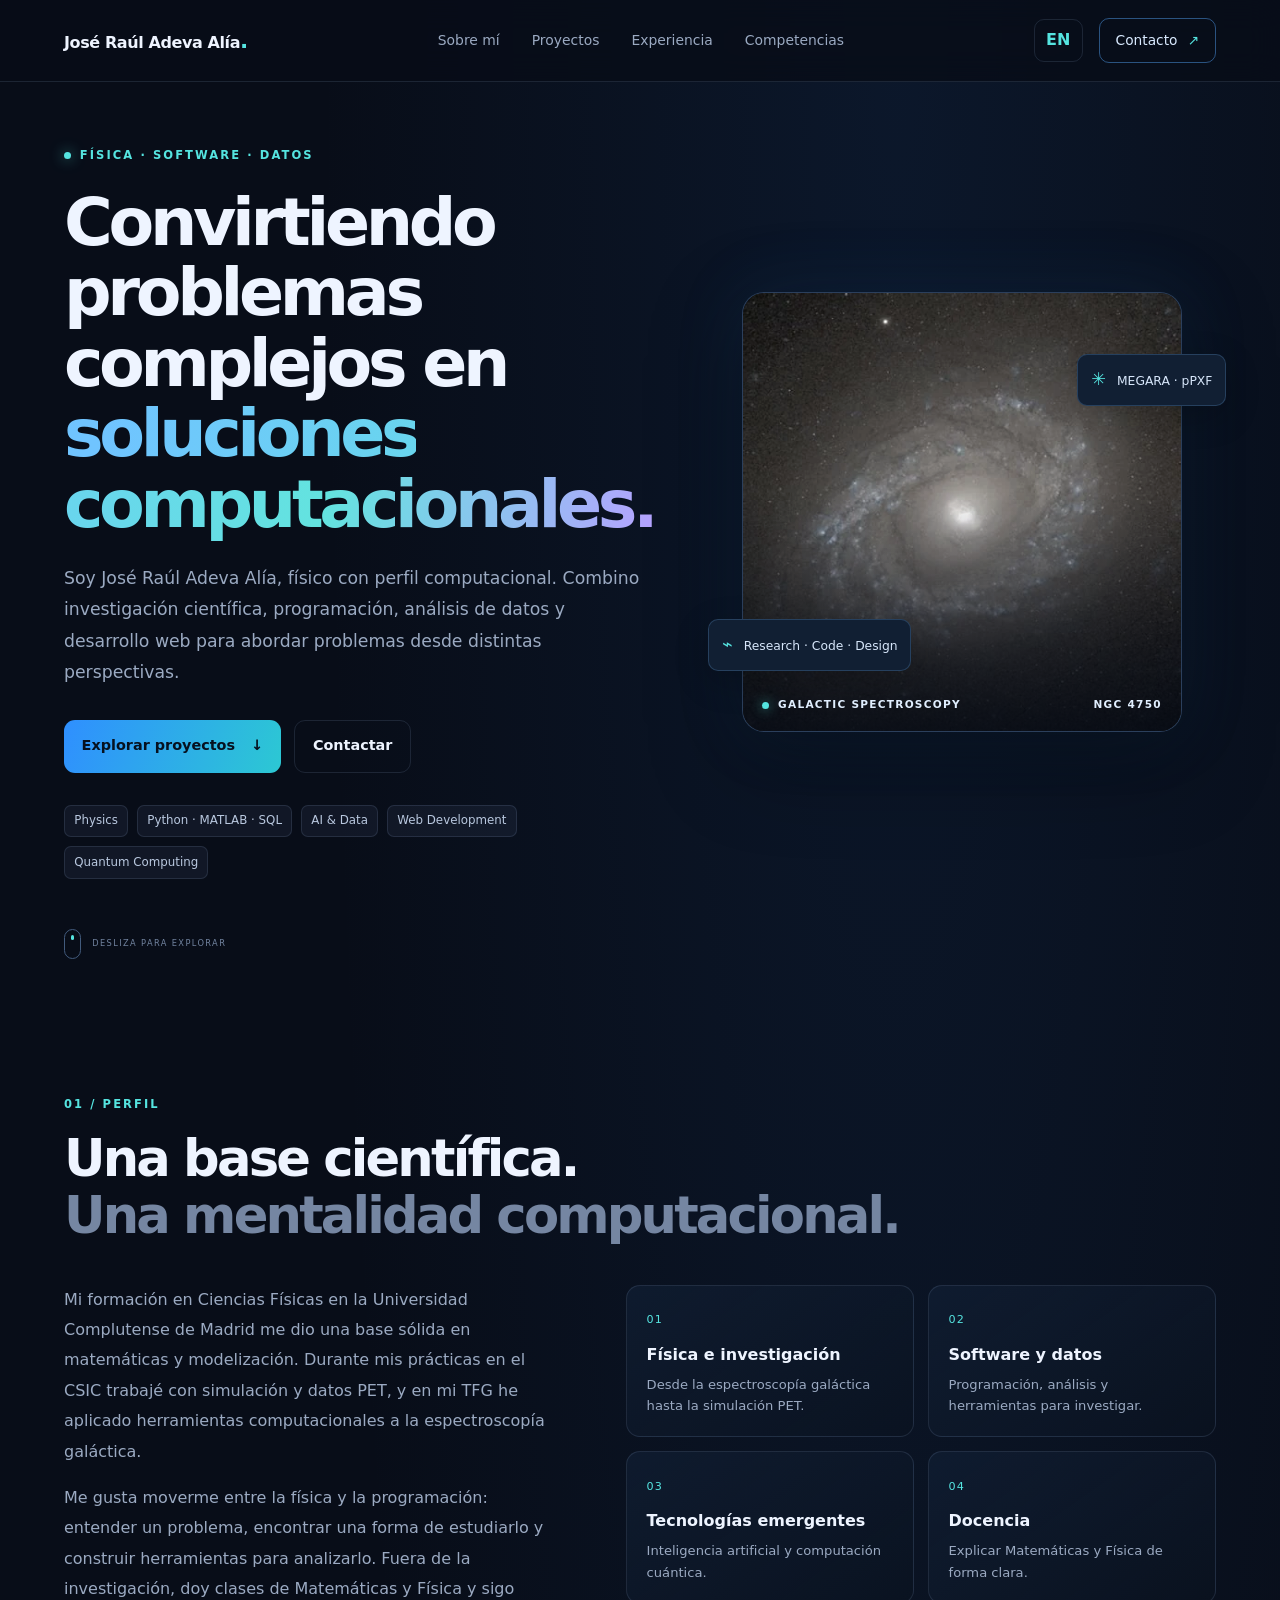
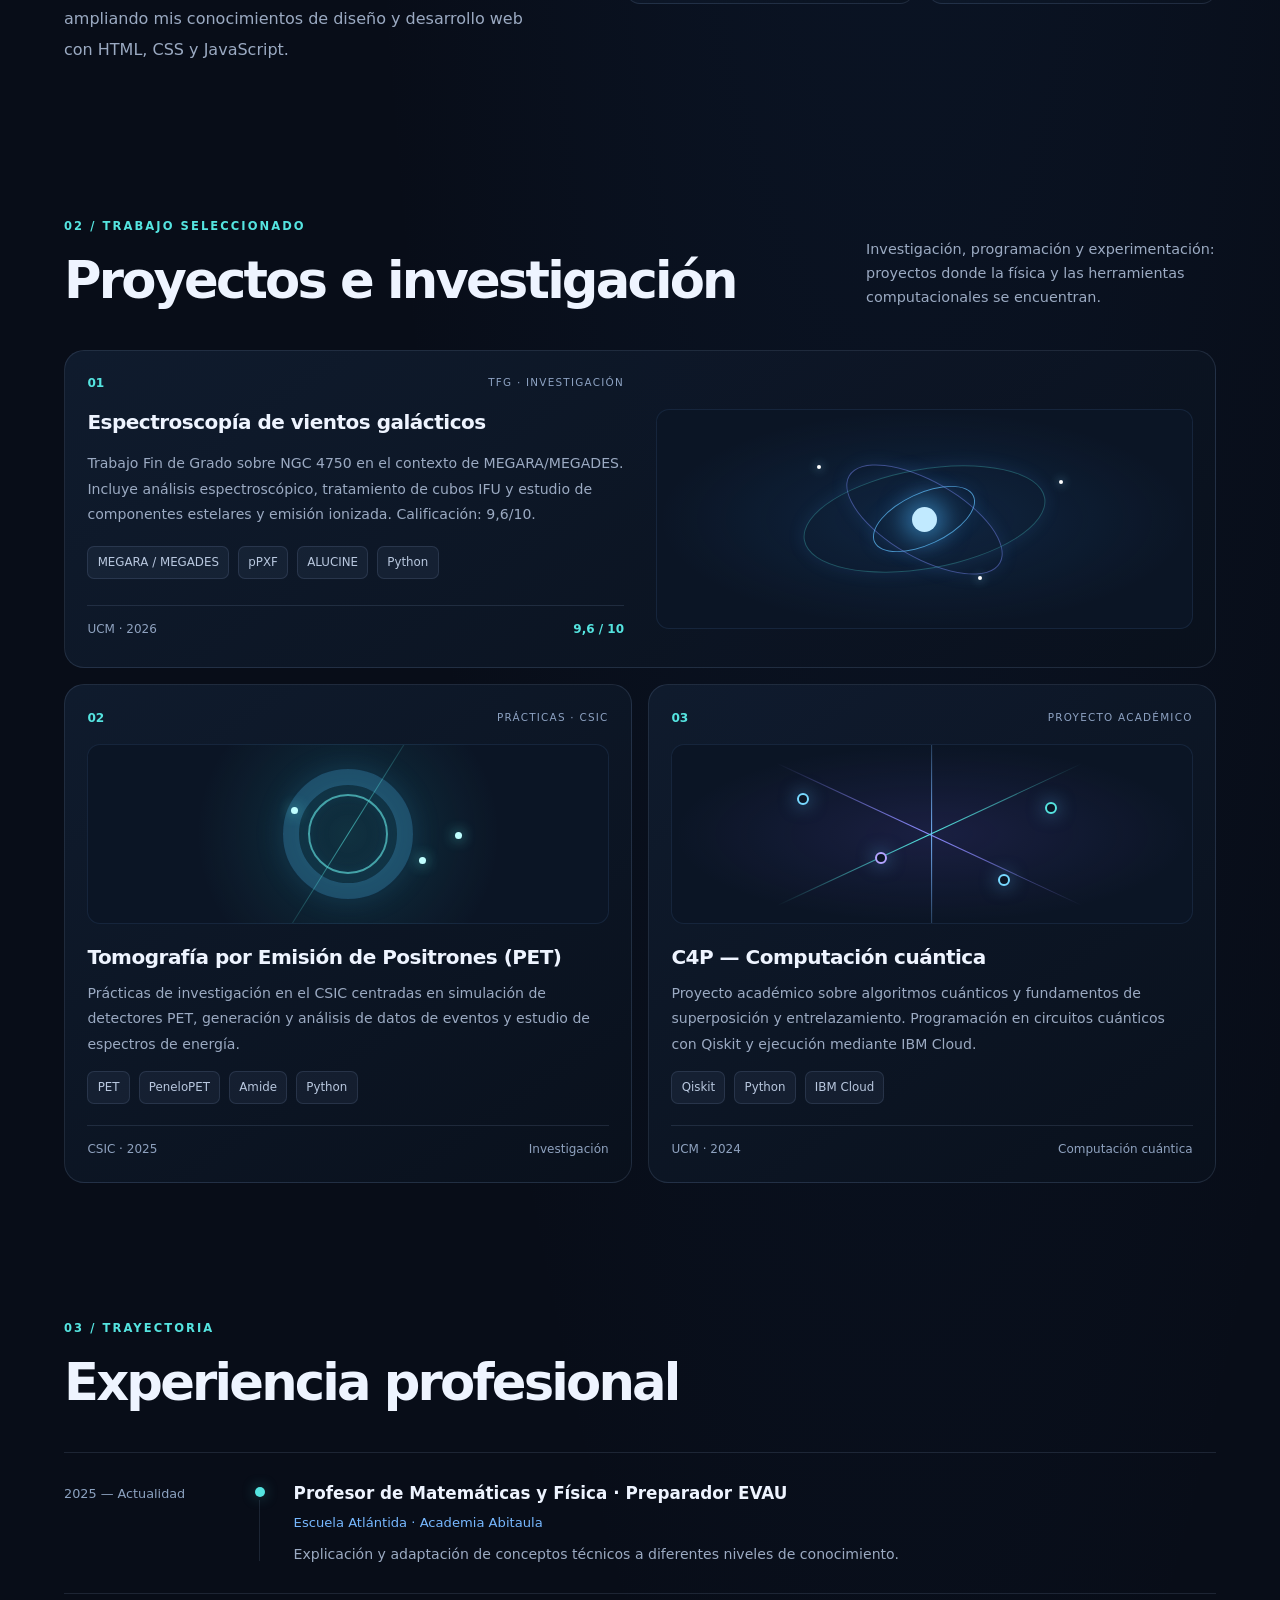
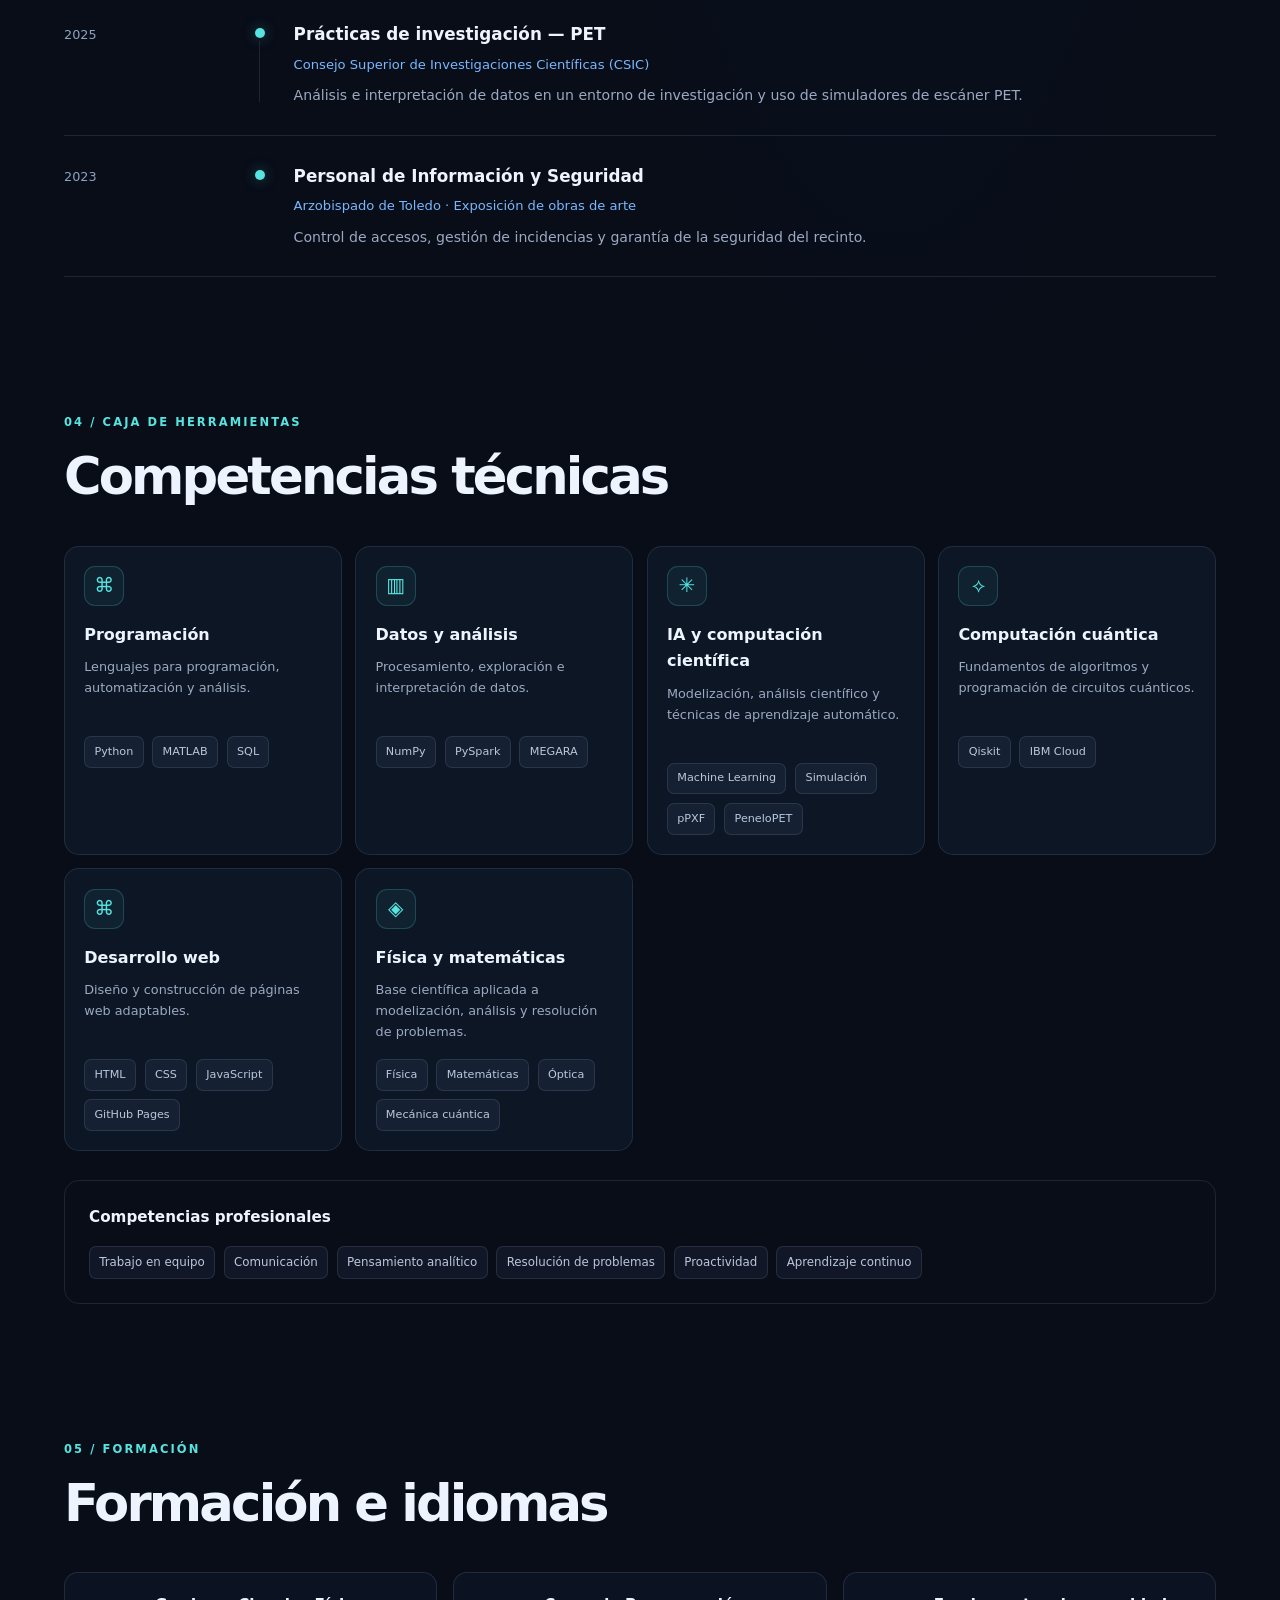
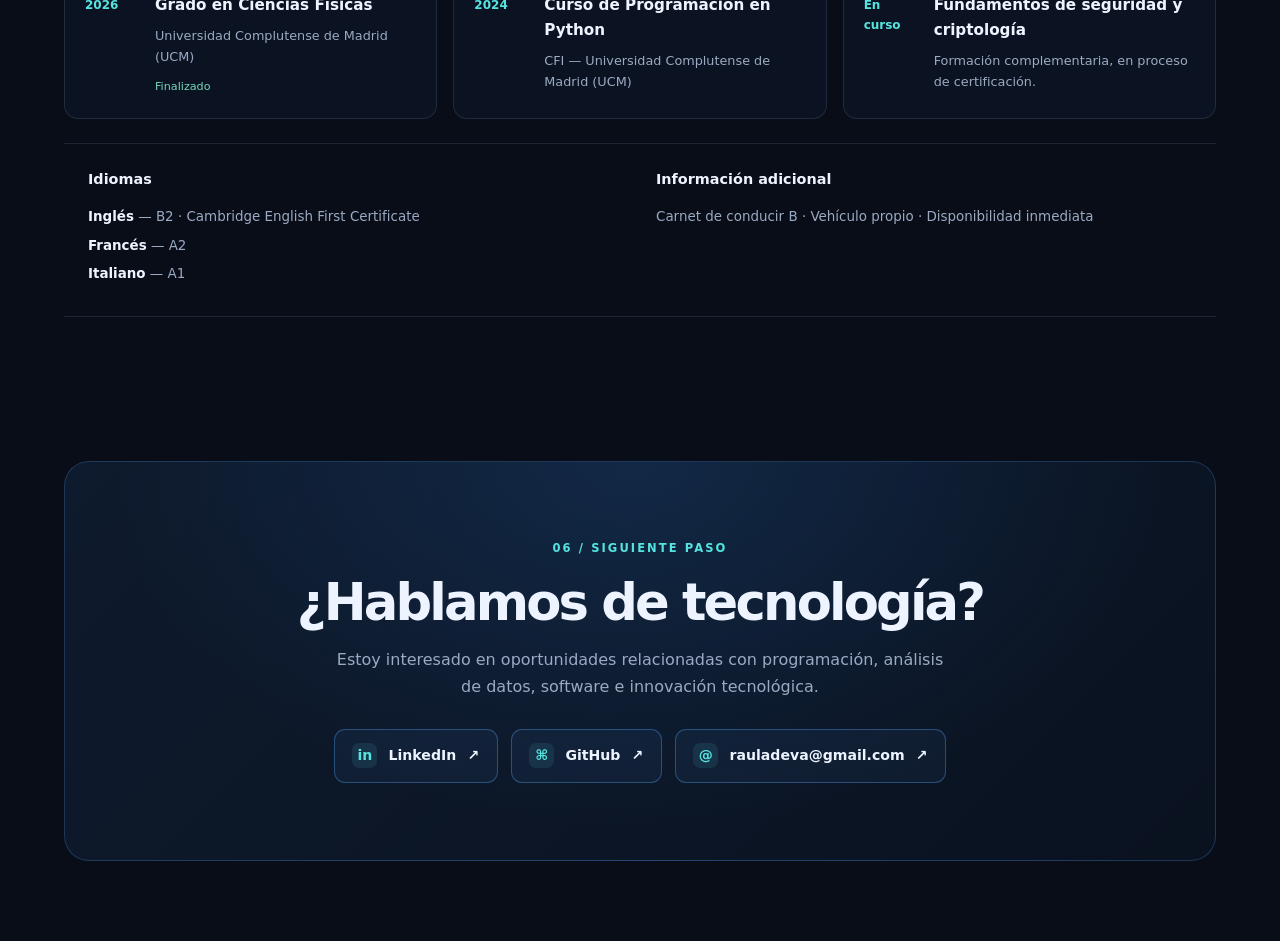
<file: index.html>
<!doctype html>
<html lang="es">
<head>
  <meta charset="utf-8">
  <meta name="viewport" content="width=device-width, initial-scale=1">
  <meta name="theme-color" content="#080d18">
  <meta name="description" content="Portfolio profesional de José Raúl Adeva Alía: física, programación, investigación científica y desarrollo web.">
  <title>José Raúl Adeva Alía — Portfolio</title>
  <link rel="icon" href="assets/favicon.svg" type="image/svg+xml">
  <link rel="stylesheet" href="./styles.css">
  <script src="./config.js" defer></script>
  <script src="./script.js" defer></script>
</head>
<body>
  <a class="skip-link" href="#main" data-i18n="skip">Saltar al contenido</a>
  <header class="site-header">
    <a class="brand" href="#home" aria-label="José Raúl Adeva Alía, inicio">José Raúl Adeva Alía<span class="brand-dot">.</span></a>
    <nav class="main-nav" aria-label="Navegación principal">
      <a href="#about" data-i18n="navAbout">Sobre mí</a>
      <a href="#projects" data-i18n="navProjects">Proyectos</a>
      <a href="#experience" data-i18n="navExperience">Experiencia</a>
      <a href="#skills" data-i18n="navSkills">Competencias</a>
    </nav>
    <div class="header-actions">
      <button id="language-toggle" class="language-toggle" type="button" aria-label="Change language to English">EN</button>
      <a class="contact-button" href="#contact" data-i18n="navContact">Contacto <span aria-hidden="true">↗</span></a>
    </div>
  </header>

  <main id="main">
    <section id="home" class="hero section-shell">
      <div class="hero-copy">
        <p class="eyebrow"><span class="status-dot"></span><span data-i18n="heroEyebrow">FÍSICA · SOFTWARE · DATOS</span></p>
        <h1 data-i18n="heroTitle">Convirtiendo problemas complejos en <span class="gradient-text">soluciones computacionales.</span></h1>
        <p class="hero-lede" data-i18n="heroLead">Soy José Raúl Adeva Alía, físico con perfil computacional. Combino investigación científica, programación, análisis de datos y desarrollo web para abordar problemas desde distintas perspectivas.</p>
        <div class="hero-actions">
          <a class="button button-primary" href="#projects"><span data-i18n="heroCTA">Explorar proyectos</span><span aria-hidden="true">↓</span></a>
          <a class="button button-secondary" href="#contact" data-i18n="heroContact">Contactar</a>
        </div>
        <div class="hero-tags" aria-label="Áreas principales">
          <span>Physics</span><span>Python · MATLAB · SQL</span><span>AI & Data</span><span>Web Development</span><span>Quantum Computing</span>
        </div>
      </div>
      <div class="hero-visual" aria-label="Imagen astronómica de la galaxia NGC 4750">
        <figure class="hero-galaxy-card">
          <img class="hero-galaxy-photo" src="./assets/ngc4750.webp" alt="Imagen de la galaxia espiral NGC 4750, con un núcleo brillante y brazos azulados sobre un fondo oscuro de estrellas." width="474" height="474" fetchpriority="high" decoding="async">
          <figcaption class="hero-galaxy-caption"><span><i aria-hidden="true"></i> GALACTIC SPECTROSCOPY</span><button class="easter-trigger galaxy-trigger" id="reveal-secret" type="button" aria-label="Descubrir un secreto">NGC 4750</button></figcaption>
        </figure>
        <div class="floating-chip chip-top"><span class="chip-icon" aria-hidden="true">✳</span> <button class="easter-trigger password-trigger" id="open-secret" type="button" aria-label="Introducir código secreto">MEGARA</button> · pPXF</div>
        <div class="floating-chip chip-bottom"><span class="chip-icon" aria-hidden="true">⌁</span> Research · Code · Design</div>
      </div>
      <div class="hero-scroll" aria-hidden="true"><span></span><small data-i18n="scroll">DESLIZA PARA EXPLORAR</small></div>
    </section>

    <section id="about" class="section-shell section-block">
      <div class="section-heading"><p class="eyebrow" data-i18n="aboutEyebrow">01 / PERFIL</p><h2 data-i18n="aboutTitle">Una base científica.<br><span class="muted">Una mentalidad computacional.</span></h2></div>
      <div class="about-layout">
        <div class="about-text">
          <p data-i18n="aboutP1">Mi formación en Ciencias Físicas en la Universidad Complutense de Madrid me dio una base sólida en matemáticas y modelización. Durante mis prácticas en el CSIC trabajé con simulación y datos PET, y en mi TFG he aplicado herramientas computacionales a la espectroscopía galáctica.</p>
          <p data-i18n="aboutP2">Me gusta moverme entre la física y la programación: entender un problema, encontrar una forma de estudiarlo y construir herramientas para analizarlo. Fuera de la investigación, doy clases de Matemáticas y Física y sigo ampliando mis conocimientos de diseño y desarrollo web con HTML, CSS y JavaScript.</p>
        </div>
        <div class="fact-grid">
          <article class="fact-card"><span class="fact-number">01</span><h3 data-i18n="fact1Title">Física e investigación</h3><p data-i18n="fact1Text">Desde la espectroscopía galáctica hasta la simulación PET.</p></article>
          <article class="fact-card"><span class="fact-number">02</span><h3 data-i18n="fact2Title">Software y datos</h3><p data-i18n="fact2Text">Programación, análisis y herramientas para investigar.</p></article>
          <article class="fact-card"><span class="fact-number">03</span><h3 data-i18n="fact3Title">Tecnologías emergentes</h3><p data-i18n="fact3Text">Inteligencia artificial y computación cuántica.</p></article>
          <article class="fact-card"><span class="fact-number">04</span><h3 data-i18n="fact4Title">Docencia</h3><p data-i18n="fact4Text">Explicar Matemáticas y Física de forma clara.</p></article>
        </div>
      </div>
    </section>

    <section id="projects" class="section-shell section-block">
      <div class="section-heading section-heading-row"><div><p class="eyebrow" data-i18n="projectsEyebrow">02 / TRABAJO SELECCIONADO</p><h2 data-i18n="projectsTitle">Proyectos e investigación</h2></div><p class="section-intro" data-i18n="projectsIntro">Investigación, programación y experimentación: proyectos donde la física y las herramientas computacionales se encuentran.</p></div>
      <div class="project-grid">
        <article class="project-card project-featured">
          <div class="project-topline"><span class="project-index">01</span><span class="project-type" data-i18n="projectResearch">TFG · INVESTIGACIÓN</span></div>
          <div class="project-graphic graphic-galaxy" aria-hidden="true"><div class="galaxy-core"></div><div class="galaxy-ring ring-a"></div><div class="galaxy-ring ring-b"></div><div class="galaxy-ring ring-c"></div><span class="star star-a"></span><span class="star star-b"></span><span class="star star-c"></span></div>
          <h3 data-i18n="p1Title">Espectroscopía de vientos galácticos</h3>
          <p data-i18n="p1Text">Trabajo Fin de Grado sobre NGC 4750 en el contexto de MEGARA/MEGADES. Incluye análisis espectroscópico, tratamiento de cubos IFU y estudio de componentes estelares y emisión ionizada. Calificación: 9,6/10.</p>
          <div class="tag-list"><span>MEGARA / MEGADES</span><span>pPXF</span><span>ALUCINE</span><span>Python</span></div>
          <div class="project-meta"><span>UCM · 2026</span><span class="grade">9,6 / 10</span></div>
        </article>
        <article class="project-card">
          <div class="project-topline"><span class="project-index">02</span><span class="project-type" data-i18n="projectInternship">PRÁCTICAS · CSIC</span></div>
          <div class="project-graphic graphic-pet" aria-hidden="true"><div class="pet-ring"></div><div class="pet-ring inner"></div><div class="pet-scan"></div><div class="pet-dot dot-a"></div><div class="pet-dot dot-b"></div><div class="pet-dot dot-c"></div></div>
          <h3 data-i18n="p2Title">Tomografía por Emisión de Positrones (PET)</h3>
          <p data-i18n="p2Text">Prácticas de investigación en el CSIC centradas en simulación de detectores PET, generación y análisis de datos de eventos y estudio de espectros de energía.</p>
          <div class="tag-list"><span>PET</span><span>PeneloPET</span><span>Amide</span><span>Python</span></div>
          <div class="project-meta"><span>CSIC · 2025</span><span data-i18n="metaResearch">Investigación</span></div>
        </article>
        <article class="project-card">
          <div class="project-topline"><span class="project-index">03</span><span class="project-type" data-i18n="projectAcademic">PROYECTO ACADÉMICO</span></div>
          <div class="project-graphic graphic-quantum" aria-hidden="true"><div class="quantum-line line-a"></div><div class="quantum-line line-b"></div><div class="quantum-line line-c"></div><span class="q-node node-a"></span><span class="q-node node-b"></span><span class="q-node node-c"></span><span class="q-node node-d"></span></div>
          <h3 data-i18n="p3Title">C4P — Computación cuántica</h3>
          <p data-i18n="p3Text">Proyecto académico sobre algoritmos cuánticos y fundamentos de superposición y entrelazamiento. Programación en circuitos cuánticos con Qiskit y ejecución mediante IBM Cloud.</p>
          <div class="tag-list"><span>Qiskit</span><span>Python</span><span>IBM Cloud</span></div>
          <div class="project-meta"><span>UCM · 2024</span><span data-i18n="metaQuantum">Computación cuántica</span></div>
        </article>
      </div>
    </section>

    <section id="experience" class="section-shell section-block">
      <div class="section-heading"><p class="eyebrow" data-i18n="experienceEyebrow">03 / TRAYECTORIA</p><h2 data-i18n="experienceTitle">Experiencia profesional</h2></div>
      <div class="timeline">
        <article class="timeline-item"><div class="timeline-date">2025 — <span data-i18n="present">Actualidad</span></div><div class="timeline-marker"></div><div class="timeline-content"><h3 data-i18n="job1Title">Profesor de Matemáticas y Física · Preparador EVAU</h3><p class="timeline-org">Escuela Atlántida · Academia Abitaula</p><p data-i18n="job1Text">Explicación y adaptación de conceptos técnicos a diferentes niveles de conocimiento.</p></div></article>
        <article class="timeline-item"><div class="timeline-date">2025</div><div class="timeline-marker"></div><div class="timeline-content"><h3 data-i18n="job2Title">Prácticas de investigación — PET</h3><p class="timeline-org">Consejo Superior de Investigaciones Científicas (CSIC)</p><p data-i18n="job2Text">Análisis e interpretación de datos en un entorno de investigación y uso de simuladores de escáner PET.</p></div></article>
        <article class="timeline-item"><div class="timeline-date">2023</div><div class="timeline-marker"></div><div class="timeline-content"><h3 data-i18n="job3Title">Personal de Información y Seguridad</h3><p class="timeline-org" data-i18n="job3Org">Arzobispado de Toledo · Exposición de obras de arte</p><p data-i18n="job3Text">Control de accesos, gestión de incidencias y garantía de la seguridad del recinto.</p></div></article>
      </div>
    </section>

    <section id="skills" class="section-shell section-block">
      <div class="section-heading"><p class="eyebrow" data-i18n="skillsEyebrow">04 / CAJA DE HERRAMIENTAS</p><h2 data-i18n="skillsTitle">Competencias técnicas</h2></div>
      <div class="skills-layout">
        <article class="skill-panel"><div class="skill-panel-icon">⌘</div><h3 data-i18n="skill1Title">Programación</h3><p data-i18n="skill1Text">Lenguajes para programación, automatización y análisis.</p><div class="skill-pills"><span>Python</span><span>MATLAB</span><span>SQL</span></div></article>
        <article class="skill-panel"><div class="skill-panel-icon">▥</div><h3 data-i18n="skill2Title">Datos y análisis</h3><p data-i18n="skill2Text">Procesamiento, exploración e interpretación de datos.</p><div class="skill-pills"><span>NumPy</span><span>PySpark</span><span>MEGARA</span></div></article>
        <article class="skill-panel"><div class="skill-panel-icon">✳</div><h3 data-i18n="skill3Title">IA y computación científica</h3><p data-i18n="skill3Text">Modelización, análisis científico y técnicas de aprendizaje automático.</p><div class="skill-pills"><span>Machine Learning</span><span>Simulación</span><span>pPXF</span><span>PeneloPET</span></div></article>
        <article class="skill-panel"><div class="skill-panel-icon">⟡</div><h3 data-i18n="skill4Title">Computación cuántica</h3><p data-i18n="skill4Text">Fundamentos de algoritmos y programación de circuitos cuánticos.</p><div class="skill-pills"><span>Qiskit</span><span>IBM Cloud</span></div></article>
        <article class="skill-panel"><div class="skill-panel-icon">⌘</div><h3 data-i18n="skill5Title">Desarrollo web</h3><p data-i18n="skill5Text">Diseño y construcción de páginas web adaptables.</p><div class="skill-pills"><span>HTML</span><span>CSS</span><span>JavaScript</span><span>GitHub Pages</span></div></article>
        <article class="skill-panel"><div class="skill-panel-icon">◈</div><h3 data-i18n="skill6Title">Física y matemáticas</h3><p data-i18n="skill6Text">Base científica aplicada a modelización, análisis y resolución de problemas.</p><div class="skill-pills"><span>Física</span><span>Matemáticas</span><span>Óptica</span><span>Mecánica cuántica</span></div></article>
      </div>
      <div class="soft-skills"><h3 data-i18n="softTitle">Competencias profesionales</h3><div class="tag-list"><span data-i18n="soft1">Trabajo en equipo</span><span data-i18n="soft2">Comunicación</span><span data-i18n="soft3">Pensamiento analítico</span><span data-i18n="soft4">Resolución de problemas</span><span data-i18n="soft5">Proactividad</span><span data-i18n="soft6">Aprendizaje continuo</span></div></div>
    </section>

    <section id="education" class="section-shell section-block education-block">
      <div class="section-heading"><p class="eyebrow" data-i18n="educationEyebrow">05 / FORMACIÓN</p><h2 data-i18n="educationTitle">Formación e idiomas</h2></div>
      <div class="education-grid">
        <article class="education-item"><span class="education-year">2026</span><div><h3 data-i18n="edu1Title">Grado en Ciencias Físicas</h3><p>Universidad Complutense de Madrid (UCM)</p><span class="education-status" data-i18n="completed">Finalizado</span></div></article>
        <article class="education-item"><span class="education-year">2024</span><div><h3 data-i18n="edu2Title">Curso de Programación en Python</h3><p>CFI — Universidad Complutense de Madrid (UCM)</p></div></article>
        <article class="education-item"><span class="education-year">En curso</span><div><h3 data-i18n="edu3Title">Fundamentos de seguridad y criptología</h3><p data-i18n="edu3Text">Formación complementaria, en proceso de certificación.</p></div></article>
      </div>
      <div class="languages-row"><div><h3 data-i18n="languagesTitle">Idiomas</h3><p><strong>Inglés</strong> — B2 · Cambridge English First Certificate</p><p><strong>Francés</strong> — A2</p><p><strong>Italiano</strong> — A1</p></div><div><h3 data-i18n="otherTitle">Información adicional</h3><p data-i18n="otherText">Carnet de conducir B · Vehículo propio · Disponibilidad inmediata</p></div></div>
    </section>

    <section id="contact" class="section-shell contact-section">
      <p class="eyebrow" data-i18n="contactEyebrow">06 / SIGUIENTE PASO</p>
      <h2 data-i18n="contactTitle">¿Hablamos de tecnología?</h2>
      <p data-i18n="contactText">Estoy interesado en oportunidades relacionadas con programación, análisis de datos, software e innovación tecnológica.</p>
      <div id="social-links" class="social-links" aria-label="Enlaces profesionales"></div>
    </section>
  </main>
  <div class="secret-toast" id="secret-toast" role="status" aria-live="polite" hidden>
    <button class="secret-toast-close" id="close-secret-toast" type="button" aria-label="Cerrar">×</button>
    <span class="secret-kicker" data-secret-i18n="found">SEÑAL ANÓMALA DETECTADA</span>
    <p data-secret-i18n="clue">Has encontrado el código de acceso. Guárdalo, explorador:</p>
    <strong class="secret-code" id="secret-code">BIGBANGBANANA</strong>
    <p class="secret-small" data-secret-i18n="hint">Ahora pulsa MEGARA para desbloquear la sorpresa.</p>
    <button class="button button-primary secret-copy" id="copy-secret" type="button" data-secret-i18n="copy">Copiar código</button>
  </div>
  <div class="secret-modal" id="secret-modal" hidden>
    <div class="secret-modal-backdrop" data-close-secret></div>
    <section class="secret-modal-card" role="dialog" aria-modal="true" aria-labelledby="secret-modal-title">
      <button class="secret-modal-close" id="close-secret-modal" type="button" aria-label="Cerrar">×</button>
      <span class="secret-kicker" data-secret-i18n="restricted">ACCESO RESTRINGIDO · ÁREA MEGARA</span>
      <h2 id="secret-modal-title" data-secret-i18n="title">¿Traes autorización, astronauta?</h2>
      <p data-secret-i18n="description">Introduce el código que has encontrado por la galaxia.</p>
      <form id="secret-form">
        <label class="secret-label" for="secret-input" data-secret-i18n="label">Código de acceso</label>
        <input id="secret-input" name="secret" type="password" autocomplete="off" spellcheck="false" maxlength="40" required>
        <p class="secret-error" id="secret-error" role="alert" hidden data-secret-i18n="error">Código incorrecto. El mapache de seguridad está decepcionado.</p>
        <button class="button button-primary secret-submit" type="submit" data-secret-i18n="submit">Iniciar protocolo secreto ↗</button>
      </form>
      <p class="secret-small" data-secret-i18n="security">Pista: Busca en las estrellas.</p>
    </section>
  </div>
</body>
</html>
</file>
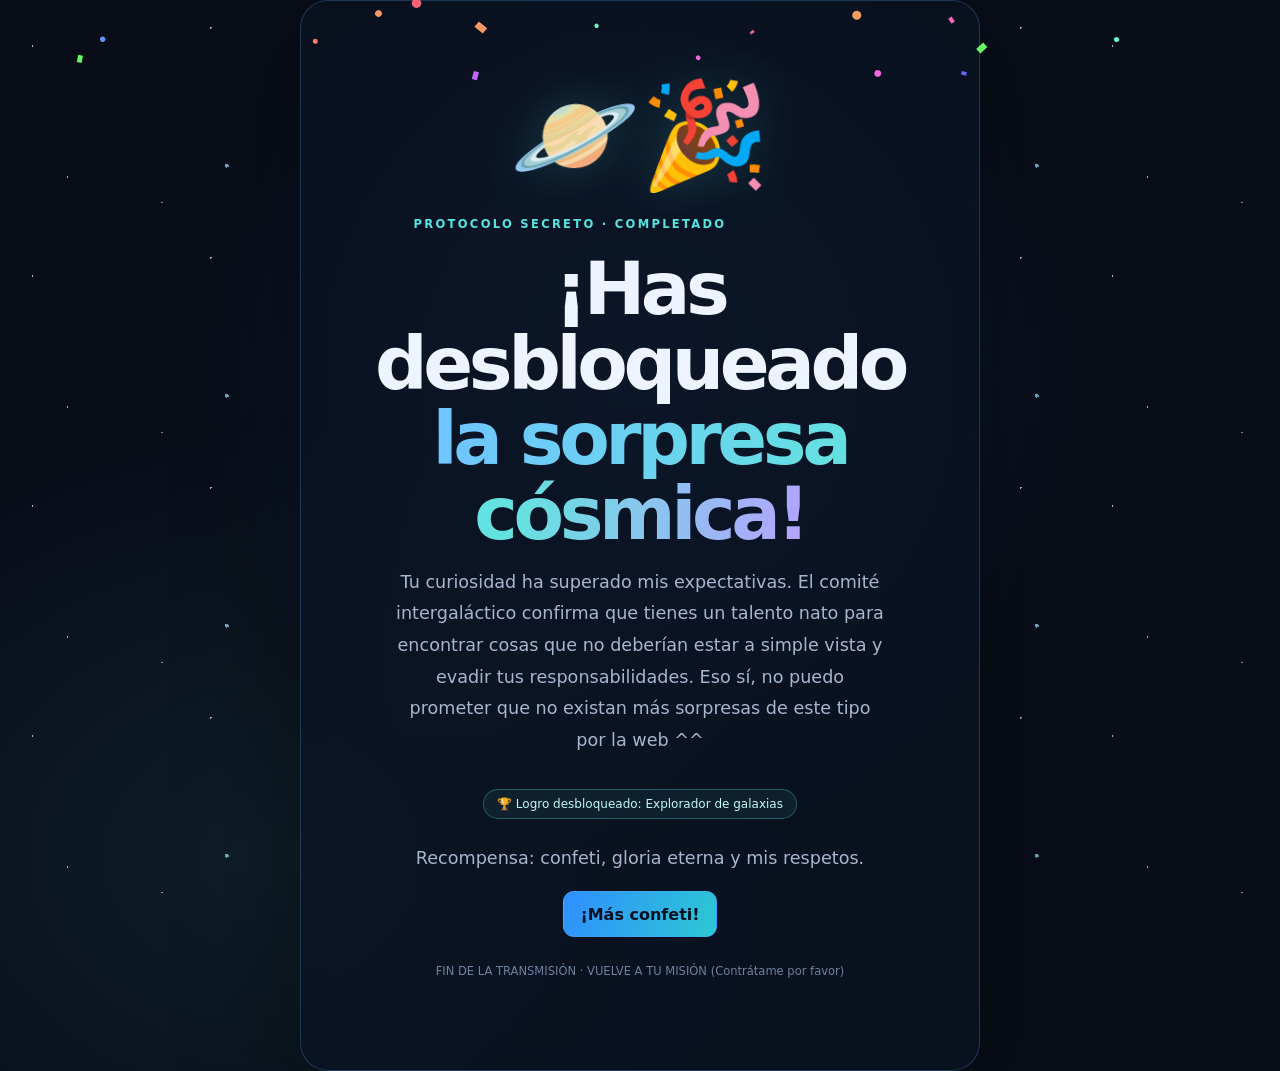
<file: easter-egg.html>
<!doctype html>
<html lang="es">
<head>
  <meta charset="utf-8">
  <meta name="viewport" content="width=device-width, initial-scale=1">
  <meta name="theme-color" content="#080d18">
  <meta name="description" content="Una pequeña sorpresa cósmica.">
  <title>¡PROTOCOLO SECRETO DESBLOQUEADO!</title>
  <style>
    :root{color-scheme:dark;--bg:#080d18;--text:#eef4ff;--muted:#a7b6cf;--cyan:#55e4e0;--blue:#56a9ff;--purple:#b8a0ff;font-family:Inter,ui-sans-serif,system-ui,-apple-system,BlinkMacSystemFont,"Segoe UI",sans-serif}
    *{box-sizing:border-box}body{margin:0;min-height:100vh;display:grid;place-items:center;overflow:hidden;background:radial-gradient(ellipse at 50% 35%,rgba(44,111,202,.24),transparent 48%),radial-gradient(ellipse at 20% 80%,rgba(85,228,224,.08),transparent 36%),var(--bg);color:var(--text)}
    .stars{position:fixed;inset:0;pointer-events:none;background-image:radial-gradient(1px 1px at 12% 20%,#fff 99%,transparent),radial-gradient(1px 1px at 78% 12%,#fff 99%,transparent),radial-gradient(2px 2px at 84% 72%,#9beaff 99%,transparent),radial-gradient(1px 1px at 25% 77%,#fff 99%,transparent),radial-gradient(1px 1px at 60% 88%,#c6b5ff 99%,transparent);background-size:270px 230px;opacity:.7}
    .celebration{position:relative;z-index:1;width:min(680px,calc(100% - 2rem));text-align:center;padding:clamp(2rem,7vw,4.5rem) 1.5rem;border:1px solid rgba(110,176,255,.24);border-radius:28px;background:rgba(10,19,34,.8);box-shadow:0 30px 120px rgba(0,0,0,.35);backdrop-filter:blur(12px)}
    .emoji{font-size:clamp(3.5rem,12vw,6.5rem);line-height:1.2;filter:drop-shadow(0 0 24px rgba(85,228,224,.2));animation:float 3s ease-in-out infinite}
    .eyebrow{color:var(--cyan);font-size:.72rem;font-weight:850;letter-spacing:.2em;margin:1rem 0}
    h1{font-size:clamp(2.2rem,8vw,4.6rem);line-height:1.02;letter-spacing:-.06em;margin:.4rem 0 1rem}h1 span{background:linear-gradient(100deg,#70c4ff,#63e3df 60%,#b6a2ff);color:transparent;background-clip:text;-webkit-background-clip:text}
    p{color:var(--muted);font-size:clamp(.95rem,2.5vw,1.1rem);line-height:1.8;max-width:490px;margin:0 auto 1rem}.badge{display:inline-block;margin:1rem 0 1.5rem;padding:.45rem .8rem;border:1px solid rgba(85,228,224,.3);border-radius:999px;color:#bffaf5;background:rgba(85,228,224,.07);font-size:.75rem}
    button{border:1px solid rgba(86,169,255,.4);border-radius:11px;padding:.8rem 1rem;background:linear-gradient(110deg,#2f8fff,#2cc8d3);color:#06111f;font:inherit;font-weight:800;cursor:pointer}button:focus-visible{outline:3px solid #fff;outline-offset:4px}.signature{font-size:.72rem!important;margin-top:1.5rem!important;color:#6f829f!important}
    canvas{position:fixed;inset:0;width:100%;height:100%;pointer-events:none;z-index:3}
    @keyframes float{0%,100%{transform:translateY(0) rotate(-4deg)}50%{transform:translateY(-10px) rotate(4deg)}}
    @media(prefers-reduced-motion:reduce){.emoji{animation:none}}
  </style>
</head>
<body>
  <div class="stars" aria-hidden="true"></div><canvas id="confetti" aria-hidden="true"></canvas>
  <main class="celebration">
    <div class="emoji" aria-hidden="true">🪐🎉</div>
    <p class="eyebrow" id="eyebrow">PROTOCOLO SECRETO · COMPLETADO</p>
    <h1 id="headline">¡Has desbloqueado<br><span>la sorpresa cósmica!</span></h1>
    <p id="message">Tu curiosidad ha superado mis expectativas. El comité intergaláctico confirma que tienes un talento nato para encontrar cosas que no deberían estar a simple vista y evadir tus responsabilidades. Eso sí, no puedo prometer que no existan más sorpresas de este tipo por la web ^^</p>
    <div class="badge" id="badge">🏆 Logro desbloqueado: Explorador de galaxias</div>
    <p id="extra">Recompensa: confeti, gloria eterna y mis respetos.</p>
    <button id="again" type="button">¡Más confeti!</button>
    <p class="signature" id="signature">FIN DE LA TRANSMISIÓN · VUELVE A TU MISIÓN (Contrátame por favor)</p>
  </main>
  <script>
    (()=>{
      const english=new URLSearchParams(location.search).get('lang')==='en';document.documentElement.lang=english?'en':'es';
      if(english){document.title='Secret protocol unlocked!';document.getElementById('eyebrow').textContent='SECRET PROTOCOL · COMPLETE';document.getElementById('headline').innerHTML='You unlocked<br><span>cosmic mode!</span>';document.getElementById('message').textContent='Your curiosity passed every test. The Intergalactic Committee confirms you have a 100% talent for finding things that should not be in plain sight.';document.getElementById('badge').textContent='🏆 Achievement unlocked: Galaxy Explorer';document.getElementById('extra').textContent='Reward: confetti, eternal glory, and the respect of a raccoon in a lab coat.';document.getElementById('again').textContent='More confetti!';document.getElementById('signature').textContent='END OF TRANSMISSION · RETURN TO YOUR MISSION';}
      const canvas=document.getElementById('confetti'),ctx=canvas.getContext('2d');let pieces=[],frame=0,raf=0;
      function resize(){const dpr=Math.min(window.devicePixelRatio||1,2);canvas.width=innerWidth*dpr;canvas.height=innerHeight*dpr;ctx.setTransform(dpr,0,0,dpr,0,0)}
      function burst(){cancelAnimationFrame(raf);resize();pieces=Array.from({length:Math.min(180,Math.floor(innerWidth/5))},()=>({x:Math.random()*innerWidth,y:-20-Math.random()*innerHeight*.7,vx:(Math.random()-.5)*5,vy:2+Math.random()*5,size:4+Math.random()*7,spin:Math.random()*6,vs:(Math.random()-.5)*.18,hue:Math.floor(Math.random()*360),shape:Math.random()>.5}));frame=0;draw()}
      function draw(){ctx.clearRect(0,0,innerWidth,innerHeight);pieces.forEach(p=>{p.x+=p.vx;p.y+=p.vy;p.vy+=.025;p.spin+=p.vs;ctx.save();ctx.translate(p.x,p.y);ctx.rotate(p.spin);ctx.fillStyle=`hsl(${p.hue} 90% 68%)`;if(p.shape)ctx.fillRect(-p.size/2,-p.size/3,p.size,p.size*.65);else{ctx.beginPath();ctx.arc(0,0,p.size/2,0,Math.PI*2);ctx.fill()}ctx.restore()});pieces=pieces.filter(p=>p.y<innerHeight+30);frame++;if(pieces.length&&frame<500)raf=requestAnimationFrame(draw);else ctx.clearRect(0,0,innerWidth,innerHeight)}
      document.getElementById('again').addEventListener('click',burst);window.addEventListener('resize',resize);const reduce=matchMedia('(prefers-reduced-motion: reduce)').matches;if(!reduce)burst();else resize();
    })();
  </script>
</body>
</html>
</file>
<file: styles.css>
:root{color-scheme:dark;--bg:#080d18;--bg-soft:#0c1424;--panel:#101b2d;--line:rgba(148,174,214,.15);--text:#eef4ff;--muted:#9baac2;--blue:#56a9ff;--cyan:#55e4e0;--purple:#a78bfa;--max:1160px;--radius:20px;font-family:Inter,ui-sans-serif,system-ui,-apple-system,BlinkMacSystemFont,"Segoe UI",sans-serif;scroll-behavior:smooth}
*{box-sizing:border-box}body{margin:0;background:radial-gradient(ellipse at 70% 0%,rgba(32,83,150,.15),transparent 36rem),var(--bg);color:var(--text);line-height:1.65}a{color:inherit;text-decoration:none}button{font:inherit}.skip-link{position:absolute;left:1rem;top:-5rem;background:#fff;color:#08101f;padding:.75rem 1rem;z-index:100;border-radius:8px}.skip-link:focus{top:1rem}.site-header{height:82px;display:flex;align-items:center;justify-content:space-between;gap:2rem;padding:0 max(5vw,calc((100vw - var(--max))/2));border-bottom:1px solid var(--line);background:rgba(8,13,24,.82);backdrop-filter:blur(16px);position:sticky;top:0;z-index:20}.brand{font-size:1rem;font-weight:760;letter-spacing:-.025em;white-space:nowrap}.brand-dot{color:var(--cyan);font-size:1.35rem}.main-nav{display:flex;gap:clamp(1rem,2.5vw,2.25rem);font-size:.87rem;color:var(--muted)}.main-nav a:hover,.main-nav a:focus-visible{color:var(--text)}.header-actions{display:flex;align-items:center;gap:1rem}.language-toggle{color:var(--cyan);border:1px solid var(--line);border-radius:10px;background:transparent;padding:.48rem .7rem;cursor:pointer;font-weight:750}.contact-button{font-size:.86rem;padding:.65rem 1rem;border:1px solid rgba(86,169,255,.45);border-radius:10px;color:#d9eaff}.contact-button span{color:var(--cyan);margin-left:.35rem}.section-shell{width:min(var(--max),90vw);margin-inline:auto}.hero{min-height:calc(92vh - 82px);display:grid;grid-template-columns:1.08fr .92fr;align-items:center;gap:3rem;padding-top:4rem;padding-bottom:7rem;position:relative}.hero-copy{max-width:650px}.eyebrow{font-size:.72rem;font-weight:800;letter-spacing:.18em;color:var(--cyan);margin:0 0 1.35rem}.status-dot,.pulse{display:inline-block;width:7px;height:7px;background:var(--cyan);border-radius:50%;margin-right:.55rem;box-shadow:0 0 14px rgba(85,228,224,.7)}h1,h2,h3,p{margin-top:0}h1{font-size:clamp(2.6rem,5.2vw,4.7rem);letter-spacing:-.065em;line-height:1.06;margin-bottom:1.5rem;font-weight:780}h2{font-size:clamp(2rem,4vw,3.25rem);letter-spacing:-.055em;line-height:1.12;margin-bottom:0}.gradient-text{background:linear-gradient(100deg,#70c4ff 5%,#63e3df 65%,#b6a2ff);-webkit-background-clip:text;background-clip:text;color:transparent}.hero-lede{max-width:580px;font-size:1.08rem;color:var(--muted);line-height:1.8}.hero-actions{display:flex;gap:.85rem;flex-wrap:wrap;margin:2rem 0}.button{display:inline-flex;align-items:center;gap:1rem;border-radius:11px;padding:.85rem 1.1rem;font-size:.9rem;font-weight:700;transition:transform .2s,border-color .2s}.button:hover{transform:translateY(-2px)}.button-primary{background:linear-gradient(110deg,#2f8fff,#2cc8d3);color:#06111f}.button-secondary{border:1px solid var(--line);color:var(--text)}.hero-tags,.tag-list,.skill-pills{display:flex;flex-wrap:wrap;gap:.55rem}.hero-tags span,.tag-list span,.skill-pills span{font-size:.74rem;color:#b9c8df;background:rgba(122,156,207,.08);border:1px solid var(--line);border-radius:7px;padding:.35rem .58rem}.hero-visual{min-height:440px;position:relative;display:grid;place-items:center;isolation:isolate}.visual-grid{position:absolute;inset:8% 0;background-image:linear-gradient(rgba(95,154,220,.08) 1px,transparent 1px),linear-gradient(90deg,rgba(95,154,220,.08) 1px,transparent 1px);background-size:32px 32px;mask-image:radial-gradient(ellipse,black 10%,transparent 72%);z-index:-2}.orb{position:absolute;border-radius:50%;filter:blur(2px);z-index:-1}.orb-one{width:280px;height:280px;background:radial-gradient(circle at 35% 30%,rgba(46,169,255,.23),rgba(52,79,171,.08) 55%,transparent 70%);border:1px solid rgba(89,172,255,.2)}.orb-two{width:350px;height:350px;border:1px solid rgba(82,226,225,.12);box-shadow:inset 0 0 55px rgba(45,123,199,.08)}.code-window{width:min(100%,420px);border:1px solid rgba(116,160,218,.28);background:rgba(10,19,34,.88);box-shadow:0 24px 80px rgba(0,0,0,.35),0 0 70px rgba(44,135,220,.1);border-radius:15px;overflow:hidden;transform:rotate(-2deg)}.window-bar{height:42px;display:flex;align-items:center;gap:6px;padding:0 14px;border-bottom:1px solid var(--line);color:#8094b1;font-size:.7rem}.window-bar i{width:7px;height:7px;border-radius:50%;background:#45617f}.window-bar i:first-child{background:#f38b89}.window-bar i:nth-child(2){background:#e8c26b}.window-bar i:nth-child(3){background:#61d6b2}.window-bar span{margin-left:auto}.code-window pre{padding:1.2rem 1.35rem;white-space:pre-wrap;overflow-wrap:anywhere;font-size:clamp(.68rem,1vw,.84rem);line-height:2;color:#d6e5fb}.code-muted{color:#617b9e}.code-purple{color:#c4a7ff}.code-blue{color:#6dd8ed}.window-footer{padding:.8rem 1.25rem;border-top:1px solid var(--line);font-size:.68rem;color:var(--muted)}.floating-chip{position:absolute;background:#111f33;border:1px solid rgba(104,166,231,.24);border-radius:10px;padding:.65rem .8rem;box-shadow:0 10px 35px rgba(0,0,0,.2);font-size:.77rem;color:#d7e6fa}.chip-icon{color:var(--cyan);font-size:1.1rem;margin-right:.45rem}.chip-top{top:14%;right:-2%}.chip-bottom{bottom:14%;left:0}.hero-scroll{position:absolute;bottom:2rem;left:0;display:flex;align-items:center;gap:.7rem;color:#71839f;font-size:.62rem;letter-spacing:.14em}.hero-scroll span{height:30px;width:17px;border:1px solid #425b7d;border-radius:10px;position:relative}.hero-scroll span:after{content:"";position:absolute;top:5px;left:6px;width:3px;height:5px;background:var(--cyan);border-radius:4px}.section-block{padding-top:6.5rem;padding-bottom:2rem}.section-heading{margin-bottom:2.5rem}.section-heading .eyebrow{margin-bottom:1rem}.muted{color:#7586a2}.about-layout{display:grid;grid-template-columns:.9fr 1.1fr;gap:5rem;align-items:start}.about-text p{color:var(--muted);line-height:1.9}.fact-grid{display:grid;grid-template-columns:repeat(2,1fr);gap:.9rem}.fact-card{border:1px solid var(--line);border-radius:14px;padding:1.2rem;background:linear-gradient(145deg,rgba(17,31,52,.72),rgba(11,19,32,.6))}.fact-number{color:var(--cyan);font-size:.7rem;letter-spacing:.1em}.fact-card h3{font-size:1rem;margin:.65rem 0 .35rem}.fact-card p{font-size:.82rem;color:var(--muted);margin:0}.section-heading-row{display:flex;justify-content:space-between;align-items:end;gap:2rem}.section-intro{max-width:350px;color:var(--muted);font-size:.9rem;margin:0}.project-grid{display:grid;grid-template-columns:repeat(2,minmax(0,1fr));gap:1rem}.project-card{border:1px solid var(--line);border-radius:var(--radius);background:linear-gradient(145deg,rgba(17,29,48,.9),rgba(10,17,29,.9));padding:1.4rem;min-width:0;transition:transform .25s,border-color .25s}.project-card:hover{transform:translateY(-4px);border-color:rgba(86,169,255,.45)}.project-featured{grid-column:span 2;display:grid;grid-template-columns:1fr 1fr;column-gap:2rem;align-items:start}.project-featured .project-topline,.project-featured h3,.project-featured p,.project-featured .tag-list,.project-featured .project-meta{grid-column:1}.project-featured .project-graphic{grid-column:2;grid-row:2 / span 4;height:220px}.project-topline{display:flex;justify-content:space-between;align-items:center;margin-bottom:1rem}.project-index{color:var(--cyan);font-size:.76rem;font-weight:800}.project-type{color:#8da2c2;font-size:.65rem;letter-spacing:.12em}.project-card h3{font-size:1.25rem;letter-spacing:-.025em;line-height:1.3;margin-bottom:.7rem}.project-card p{color:var(--muted);font-size:.88rem;line-height:1.8}.project-graphic{height:180px;border:1px solid rgba(92,150,214,.13);border-radius:13px;margin-bottom:1.25rem;position:relative;overflow:hidden;background:radial-gradient(ellipse at center,rgba(34,111,190,.18),transparent 70%),#0b1525}.project-featured .project-graphic{margin:0 0 1rem}.graphic-galaxy{display:grid;place-items:center}.galaxy-core{width:25px;height:25px;border-radius:50%;background:#c1eaff;box-shadow:0 0 25px 9px rgba(77,185,255,.5);z-index:2}.galaxy-ring{position:absolute;width:110px;height:52px;border:1px solid rgba(97,194,255,.7);border-radius:50%;transform:rotate(-25deg);box-shadow:0 0 18px rgba(77,160,255,.12)}.ring-b{width:175px;height:77px;transform:rotate(30deg);border-color:rgba(126,142,255,.45)}.ring-c{width:245px;height:100px;transform:rotate(-10deg);border-color:rgba(84,228,224,.28)}.star{position:absolute;width:4px;height:4px;border-radius:50%;background:#fff;box-shadow:0 0 10px #83d4ff}.star-a{top:25%;left:30%}.star-b{right:24%;top:32%}.star-c{bottom:22%;left:60%}.graphic-pet{display:grid;place-items:center;background:radial-gradient(circle at center,rgba(44,196,209,.16),transparent 55%),#0b1525}.pet-ring{width:130px;height:130px;border:16px solid rgba(71,177,229,.3);border-radius:50%;box-shadow:0 0 30px rgba(47,183,229,.15),inset 0 0 20px rgba(47,183,229,.1);position:absolute}.pet-ring.inner{width:80px;height:80px;border-width:2px;border-color:rgba(98,226,226,.65)}.pet-scan{height:160%;width:1px;background:linear-gradient(transparent,var(--cyan),transparent);position:absolute;transform:rotate(32deg);opacity:.6}.pet-dot{position:absolute;width:7px;height:7px;border-radius:50%;background:#c0ffff;box-shadow:0 0 13px var(--cyan)}.dot-a{top:35%;left:39%}.dot-b{right:35%;bottom:33%}.dot-c{top:49%;right:28%}.graphic-quantum{background:radial-gradient(ellipse at center,rgba(104,84,215,.16),transparent 70%),#0b1525}.quantum-line{position:absolute;height:1px;width:65%;top:50%;left:17%;background:linear-gradient(90deg,transparent,#8c8bff,transparent);transform:rotate(25deg)}.line-b{transform:rotate(-25deg);background:linear-gradient(90deg,transparent,#54e4e0,transparent)}.line-c{transform:rotate(90deg);width:48%;left:26%;background:linear-gradient(90deg,transparent,#77b8ff,transparent)}.q-node{position:absolute;width:12px;height:12px;border-radius:50%;background:#0b1525;border:2px solid #78d9ff;box-shadow:0 0 18px rgba(99,195,255,.6)}.node-a{top:27%;left:24%}.node-b{top:60%;left:39%;border-color:#b4a4ff}.node-c{top:32%;right:26%;border-color:var(--cyan)}.node-d{bottom:21%;right:35%}.project-meta{display:flex;justify-content:space-between;gap:1rem;border-top:1px solid var(--line);padding-top:.9rem;margin-top:1.3rem;font-size:.75rem;color:#8fa2bf}.grade{color:var(--cyan);font-weight:800}.project-note{color:#7385a0;font-size:.75rem;margin-top:1rem}.timeline{border-top:1px solid var(--line)}.timeline-item{display:grid;grid-template-columns:170px 18px 1fr;gap:1.3rem;padding:1.7rem 0;border-bottom:1px solid var(--line)}.timeline-date{font-size:.8rem;color:#8ca2c0;padding-top:.2rem}.timeline-marker{width:10px;height:10px;border-radius:50%;background:var(--cyan);margin-top:.45rem;box-shadow:0 0 14px rgba(85,228,224,.35);position:relative}.timeline-marker:after{content:"";position:absolute;width:1px;top:13px;bottom:-4rem;left:4px;background:var(--line)}.timeline-item:last-child .timeline-marker:after{display:none}.timeline-content h3{font-size:1.05rem;margin:0 0 .3rem}.timeline-org{color:#77b8ff;font-size:.82rem;margin-bottom:.55rem}.timeline-content p:last-child{color:var(--muted);font-size:.88rem;margin-bottom:0}.skills-layout{display:grid;grid-template-columns:repeat(4,minmax(0,1fr));gap:.85rem}.skill-panel{border:1px solid var(--line);border-radius:15px;background:rgba(14,25,42,.8);padding:1.2rem}.skill-panel-icon{display:grid;place-items:center;width:40px;height:40px;border:1px solid rgba(85,228,224,.2);background:rgba(85,228,224,.06);border-radius:11px;color:var(--cyan);font-size:1.25rem;margin-bottom:1rem}.skill-panel h3{font-size:1rem;margin-bottom:.5rem}.skill-panel p{color:var(--muted);font-size:.8rem;min-height:4.2rem}.skill-pills span{font-size:.7rem}.soft-skills{margin-top:1.8rem;padding:1.5rem;border:1px solid var(--line);border-radius:15px}.soft-skills h3{font-size:.95rem;margin-bottom:1rem}.education-grid{display:grid;grid-template-columns:repeat(3,minmax(0,1fr));gap:1rem}.education-item{display:flex;gap:1rem;padding:1.25rem;border:1px solid var(--line);border-radius:14px;background:rgba(13,23,39,.7)}.education-year{color:var(--cyan);font-size:.75rem;font-weight:800;min-width:54px;padding-top:.2rem}.education-item h3{font-size:.95rem;margin-bottom:.4rem}.education-item p{font-size:.8rem;color:var(--muted);margin-bottom:.3rem}.education-status{font-size:.7rem;color:#77d8bd}.languages-row{display:grid;grid-template-columns:1fr 1fr;gap:2rem;margin-top:1.5rem;padding:1.5rem;border-top:1px solid var(--line);border-bottom:1px solid var(--line)}.languages-row h3{font-size:.9rem}.languages-row p{color:var(--muted);font-size:.84rem;margin-bottom:.4rem}.languages-row strong{color:var(--text)}.contact-section{margin-top:7rem;margin-bottom:5rem;padding:clamp(2rem,6vw,5rem);border:1px solid rgba(86,169,255,.24);border-radius:25px;text-align:center;background:radial-gradient(ellipse at 50% 0%,rgba(41,121,205,.18),transparent 65%),linear-gradient(135deg,#0e1a2d,#0a1220)}.contact-section .eyebrow{margin-bottom:1rem}.contact-section h2{margin-bottom:1rem}.contact-section>p:not(.eyebrow){color:var(--muted);max-width:620px;margin:0 auto 1.8rem}.social-links{display:flex;justify-content:center;gap:.8rem;flex-wrap:wrap}.social-link{display:inline-flex;align-items:center;gap:.7rem;padding:.85rem 1.1rem;border:1px solid rgba(86,169,255,.35);border-radius:11px;background:rgba(86,169,255,.06);font-weight:700;font-size:.88rem}.social-link:hover{background:rgba(86,169,255,.13)}.social-icon{display:grid;place-items:center;width:25px;height:25px;border-radius:7px;background:rgba(85,228,224,.1);color:var(--cyan)}.social-placeholder{color:var(--muted);font-size:.8rem}@media(max-width:900px){.site-header{padding-inline:5vw;gap:1rem}.main-nav{gap:1rem}.hero{gap:1.5rem}.hero-visual{min-height:350px}.orb-two{width:280px;height:280px}.orb-one{width:220px;height:220px}.chip-top{right:-1%}.about-layout{gap:2rem}.skills-layout{grid-template-columns:repeat(2,minmax(0,1fr))}.education-grid{grid-template-columns:1fr}.education-item{min-height:100px}}
@media(max-width:650px){.site-header{height:70px}.main-nav{display:none}.header-actions{margin-left:auto}.contact-button{padding:.55rem .7rem}.hero{grid-template-columns:1fr;padding-top:4rem;padding-bottom:5.5rem;min-height:auto}.hero-visual{min-height:330px;grid-row:2}.hero-scroll{bottom:1rem}.hero h1{font-size:clamp(2.55rem,12vw,4rem)}.section-block{padding-top:4.5rem}.about-layout{grid-template-columns:1fr;gap:1rem}.section-heading-row{display:block}.section-intro{margin-top:1rem}.project-grid{grid-template-columns:1fr}.project-featured{grid-column:auto;display:flex;flex-direction:column}.project-featured .project-graphic{height:170px;width:100%;order:2;margin-bottom:1.2rem}.project-featured .project-topline{width:100%;order:1}.project-featured h3{order:3}.project-featured p{order:4}.project-featured .tag-list{order:5}.project-featured .project-meta{order:6;width:100%}.timeline-item{grid-template-columns:82px 12px 1fr;gap:.7rem}.timeline-date{font-size:.72rem}.timeline-content h3{font-size:.95rem}.skills-layout{grid-template-columns:1fr 1fr;gap:.6rem}.skill-panel{padding:.9rem}.skill-panel p{min-height:0}.languages-row{grid-template-columns:1fr;gap:1rem}.contact-section{margin-top:4rem;margin-bottom:3rem}}@media(max-width:900px){.brand{font-size:.88rem}.science-visual{width:100%}.science-visual-caption{font-size:.5rem}}
@media(max-width:650px){.hero-visual{min-height:320px}.science-visual{padding:.8rem .8rem .7rem}.galaxy-art{max-height:270px}.chip-top{top:4%}.chip-bottom{bottom:4%}.brand{font-size:.82rem}}

/* Hero photograph */
.hero-galaxy-card{position:relative;width:min(100%,440px);aspect-ratio:1/1;margin:0;overflow:hidden;border:1px solid rgba(116,160,218,.3);border-radius:22px;background:#0b1525;box-shadow:0 28px 90px rgba(0,0,0,.42),0 0 70px rgba(44,135,220,.13)}
.hero-galaxy-card::after{content:"";position:absolute;inset:45% 0 0;background:linear-gradient(transparent,rgba(5,10,20,.86));pointer-events:none}
.hero-galaxy-photo{display:block;width:100%;height:100%;object-fit:cover;object-position:center;filter:saturate(.9) contrast(1.04)}
.hero-galaxy-caption{position:absolute;z-index:1;left:0;right:0;bottom:0;display:flex;align-items:center;justify-content:space-between;gap:1rem;padding:1.1rem 1.2rem;color:#e1efff;font-size:.66rem;font-weight:750;letter-spacing:.12em}
.hero-galaxy-caption span:first-child{display:flex;align-items:center;gap:.55rem}
.hero-galaxy-caption i{display:inline-block;width:7px;height:7px;border-radius:50%;background:var(--cyan);box-shadow:0 0 12px rgba(85,228,224,.7)}
@media (max-width: 900px){.hero-galaxy-card{width:min(100%,390px)}.chip-top{right:-1%}.chip-bottom{left:-1%}}
@media (max-width: 640px){.hero-galaxy-card{width:min(100%,350px);border-radius:16px}.hero-galaxy-caption{font-size:.56rem;padding:.8rem}.hero-visual{min-height:350px}.chip-top{top:5%;right:0}.chip-bottom{bottom:5%;left:0}.floating-chip{font-size:.68rem;padding:.5rem .6rem}}

/* Tiny cosmic Easter egg */
.easter-trigger{font:inherit;color:inherit;background:none;border:0;padding:0;cursor:pointer;font-weight:inherit;letter-spacing:inherit}
.easter-trigger:hover,.easter-trigger:focus-visible{color:var(--cyan);text-shadow:0 0 14px rgba(85,228,224,.45);outline:none}
.easter-trigger:focus-visible{outline:2px solid var(--cyan);outline-offset:4px;border-radius:3px}
.secret-toast{position:fixed;right:1.25rem;bottom:1.25rem;z-index:80;width:min(360px,calc(100vw - 2rem));padding:1.35rem;border:1px solid rgba(85,228,224,.4);border-radius:16px;background:rgba(10,20,36,.97);box-shadow:0 20px 70px rgba(0,0,0,.45),0 0 35px rgba(85,228,224,.08);backdrop-filter:blur(18px);animation:secret-pop .25s ease-out}
.secret-toast[hidden],.secret-modal[hidden]{display:none!important}
.secret-toast p{font-size:.86rem;color:var(--muted);margin:.65rem 0}
.secret-kicker{display:block;font-size:.62rem;font-weight:850;letter-spacing:.14em;color:var(--cyan);margin-bottom:.75rem}
.secret-code{display:block;font-size:1.5rem;letter-spacing:.12em;color:#fff;background:rgba(85,228,224,.08);border:1px dashed rgba(85,228,224,.4);border-radius:9px;padding:.65rem;text-align:center}
.secret-small{font-size:.72rem!important;color:#8294b0!important;margin:.8rem 0!important}
.secret-toast-close,.secret-modal-close{position:absolute;right:.75rem;top:.55rem;border:0;background:transparent;color:#a8b9d2;font-size:1.5rem;cursor:pointer}
.secret-copy{margin-top:.4rem;padding:.6rem .8rem;font-size:.8rem}
.secret-modal{position:fixed;inset:0;z-index:100;display:grid;place-items:center;padding:1rem}
.secret-modal-backdrop{position:absolute;inset:0;background:rgba(2,6,14,.78);backdrop-filter:blur(8px)}
.secret-modal-card{position:relative;width:min(440px,100%);padding:clamp(1.5rem,5vw,2.25rem);border:1px solid rgba(86,169,255,.35);border-radius:22px;background:radial-gradient(ellipse at 50% 0%,rgba(41,121,205,.18),transparent 65%),#0c1628;box-shadow:0 28px 100px rgba(0,0,0,.5);animation:secret-pop .22s ease-out}
.secret-modal-card h2{font-size:clamp(1.65rem,6vw,2.1rem);margin-bottom:.8rem}
.secret-modal-card>p{color:var(--muted);font-size:.9rem}
.secret-label{display:block;font-size:.8rem;font-weight:750;margin:.9rem 0 .4rem}
.secret-modal-card input{width:100%;padding:.85rem 1rem;border-radius:10px;border:1px solid rgba(148,174,214,.3);background:#070d18;color:var(--text);font:inherit;outline:none}
.secret-modal-card input:focus{border-color:var(--cyan);box-shadow:0 0 0 3px rgba(85,228,224,.12)}
.secret-submit{width:100%;justify-content:center;margin-top:.8rem;border:0;cursor:pointer}
.secret-error{color:#ff9a9a!important;font-size:.8rem!important;margin:.55rem 0 0!important}
@keyframes secret-pop{from{opacity:0;transform:translateY(10px) scale(.98)}to{opacity:1;transform:translateY(0) scale(1)}}
@media(prefers-reduced-motion:reduce){.secret-toast,.secret-modal-card{animation:none}}

/* Hidden portfolio Easter egg */
.egg-trigger{border:0;background:transparent;color:inherit;font:inherit;cursor:pointer;transition:color .2s ease,text-shadow .2s ease}.egg-trigger:hover,.egg-trigger:focus-visible{color:var(--cyan);text-shadow:0 0 15px rgba(85,228,224,.55);outline:none}.egg-code-trigger{font-weight:800;letter-spacing:.12em}.hero-galaxy-caption .egg-trigger{font-size:inherit}.egg-dialog{width:min(92vw,520px);padding:0;border:1px solid rgba(85,228,224,.35);border-radius:22px;color:#eaf3ff;background:radial-gradient(ellipse at 50% 0%,rgba(43,107,190,.22),transparent 65%),#0b1423;box-shadow:0 30px 100px rgba(0,0,0,.6)}.egg-dialog::backdrop{background:rgba(2,6,14,.78);backdrop-filter:blur(8px)}.egg-dialog[open]{animation:egg-appear .25s ease-out}.egg-dialog-close{display:flex;justify-content:flex-end;padding:.7rem .8rem 0}.egg-close{border:1px solid var(--line);border-radius:50%;width:36px;height:36px;background:transparent;color:var(--text);font-size:1.4rem;cursor:pointer}.egg-dialog-content{text-align:center;padding:.5rem 2rem 2.2rem}.egg-orbit{display:grid;place-items:center;width:64px;height:64px;margin:0 auto 1rem;border:1px solid rgba(85,228,224,.35);border-radius:50%;color:var(--cyan);font-size:2rem;box-shadow:0 0 35px rgba(85,228,224,.13)}.egg-dialog-content h2{font-size:clamp(1.5rem,5vw,2rem);margin:.5rem 0 1rem}.egg-dialog-content p{color:#aabbd2;line-height:1.7}.egg-code-label{display:block;margin:1.2rem 0 .5rem;font-size:.7rem;letter-spacing:.18em;color:var(--cyan);font-weight:800}.egg-code{border:1px dashed rgba(85,228,224,.6);border-radius:12px;padding:.8rem 1.3rem;background:rgba(85,228,224,.07);color:#fff;font:800 1.5rem ui-monospace,monospace;letter-spacing:.12em;cursor:pointer}.egg-hint{font-size:.78rem}.egg-password-form{display:grid;gap:.8rem;text-align:left;margin-top:1.3rem}.egg-password-form label{font-size:.85rem;font-weight:700}.egg-password-form input{width:100%;padding:.9rem 1rem;border:1px solid rgba(116,160,218,.4);border-radius:10px;background:#070e19;color:#fff;font:inherit}.egg-password-form input:focus-visible{outline:2px solid var(--cyan);outline-offset:2px}.egg-password-form .button{justify-content:center}.egg-error{color:#ffb5b5!important;font-size:.82rem;margin:0}.egg-trigger:focus-visible,.egg-close:focus-visible,.egg-code:focus-visible{outline:2px solid var(--cyan);outline-offset:4px}@keyframes egg-appear{from{opacity:0;transform:translateY(10px) scale(.98)}to{opacity:1;transform:translateY(0) scale(1)}}@media(prefers-reduced-motion:reduce){.egg-dialog[open]{animation:none}.egg-trigger{transition:none}}
</file>
